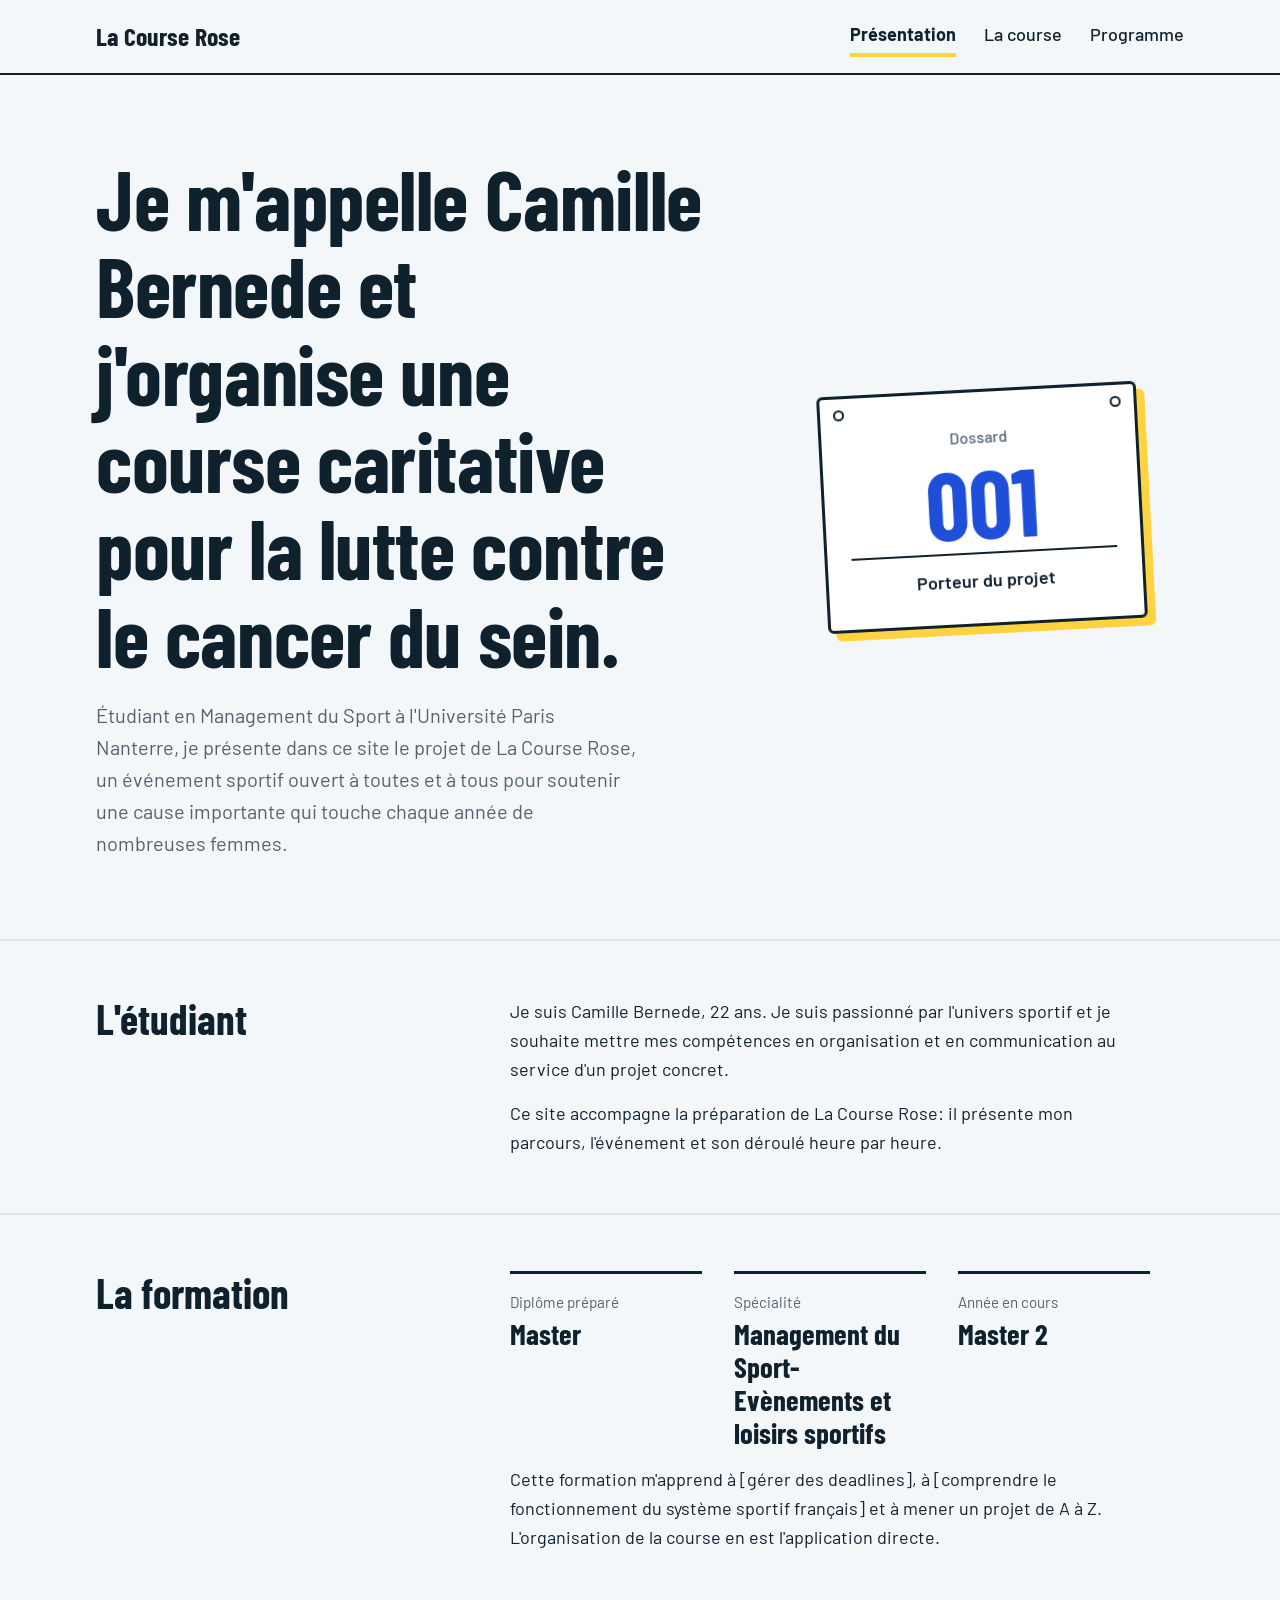
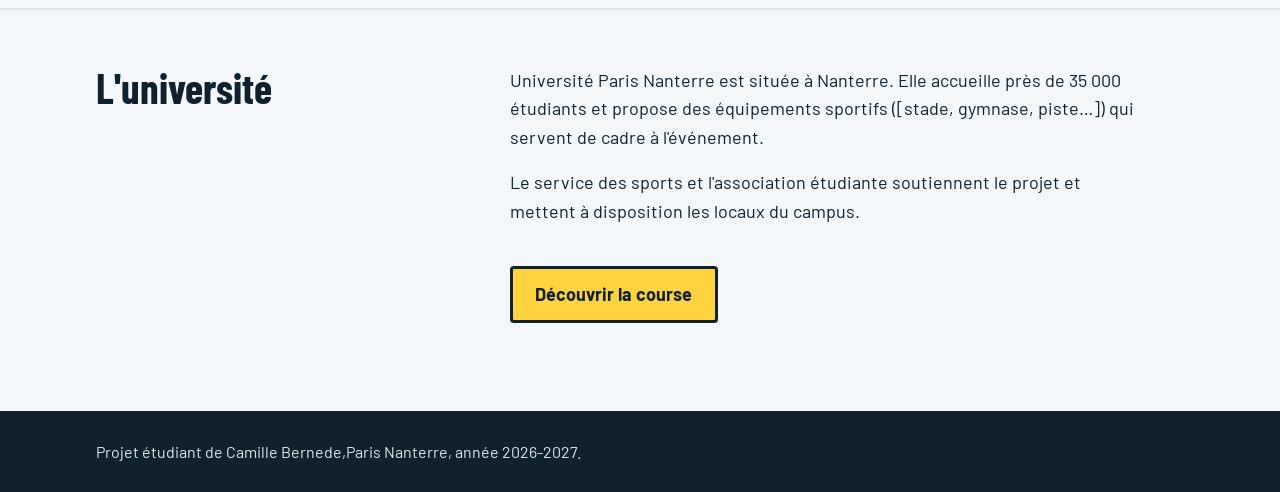
<file: index.html>
<!DOCTYPE html>
<html lang="fr">
<head>
  <meta charset="UTF-8">
  <meta name="viewport" content="width=device-width, initial-scale=1">
  <title>Présentation – La Course Rose</title>
  <meta name="description" content="Présentation de l'étudiant, de sa formation et de son université, porteur du projet Course du Campus.">
  <link rel="preconnect" href="https://fonts.googleapis.com">
  <link rel="preconnect" href="https://fonts.gstatic.com" crossorigin>
  <link href="https://fonts.googleapis.com/css2?family=Barlow:wght@400;500;700&family=Barlow+Condensed:wght@700&display=swap" rel="stylesheet">
  <link rel="stylesheet" href="style.css">
</head>
<body>

  <header class="entete">
    <div class="conteneur">
      <a class="logo" href="index.html">La Course Rose</a>
      <nav aria-label="Navigation principale">
        <ul class="menu">
          <li><a href="index.html" aria-current="page">Présentation</a></li>
          <li><a href="course.html">La course</a></li>
          <li><a href="programme.html">Programme</a></li>
        </ul>
      </nav>
    </div>
  </header>

  <main>
    <section class="ouverture">
      <div class="conteneur">
        <div>
          <h1>Je m'appelle Camille Bernede et j'organise une course caritative pour la lutte contre le cancer du sein.</h1>
          <p class="chapeau">
            Étudiant en Management du Sport à l'Université Paris Nanterre,
            je présente dans ce site le projet de La Course Rose,
            un événement sportif ouvert à toutes et à tous pour soutenir une cause importante qui touche chaque année de nombreuses femmes.
          </p>
        </div>
        <div class="dossard" aria-hidden="true">
          <p class="dossard-nom">Dossard</p>
          <span class="dossard-chiffre">001</span>
          <p class="dossard-precision">Porteur du projet</p>
        </div>
      </div>
    </section>

    <section class="section" id="etudiant">
      <div class="conteneur">
        <h2>L'étudiant</h2>
        <div class="texte">
          <p>
            Je suis Camille Bernede, 22 ans. Je suis passionné par l'univers sportif
            et je souhaite mettre mes compétences en organisation et en communication
            au service d'un projet concret.
          </p>
          <p>
            Ce site accompagne la préparation de La Course Rose:
            il présente mon parcours, l'événement et son déroulé heure par heure.
          </p>
        </div>
      </div>
    </section>

    <section class="section" id="formation">
      <div class="conteneur">
        <h2>La formation</h2>
        <div class="texte">
          <dl class="infos">
            <div>
              <dt>Diplôme préparé</dt>
              <dd>Master</dd>
            </div>
            <div>
              <dt>Spécialité</dt>
              <dd>Management du Sport- Evènements et loisirs sportifs</dd>
            </div>
            <div>
              <dt>Année en cours</dt>
              <dd>Master 2</dd>
            </div>
          </dl>
          <p>
            Cette formation m'apprend à [gérer des deadlines], à [comprendre le fonctionnement du système sportif français]
            et à mener un projet de A à Z. L'organisation de la course
            en est l'application directe.
          </p>
        </div>
      </div>
    </section>

    <section class="section" id="universite">
      <div class="conteneur">
        <h2>L'université</h2>
        <div class="texte">
          <p>
            Université Paris Nanterre est située à Nanterre. Elle accueille
            près de 35 000 étudiants et propose des équipements sportifs
            ([stade, gymnase, piste…]) qui servent de cadre à l'événement.
          </p>
          <p>
            Le service des sports et l'association étudiante soutiennent
            le projet et mettent à disposition les locaux du campus.
          </p>
          <a class="bouton" href="course.html">Découvrir la course</a>
        </div>
      </div>
    </section>
  </main>

  <footer class="pied">
    <div class="conteneur">
      <p>Projet étudiant de Camille Bernede,Paris Nanterre, année 2026-2027.</p>
    </div>
  </footer>

</body>
</html>
</file>
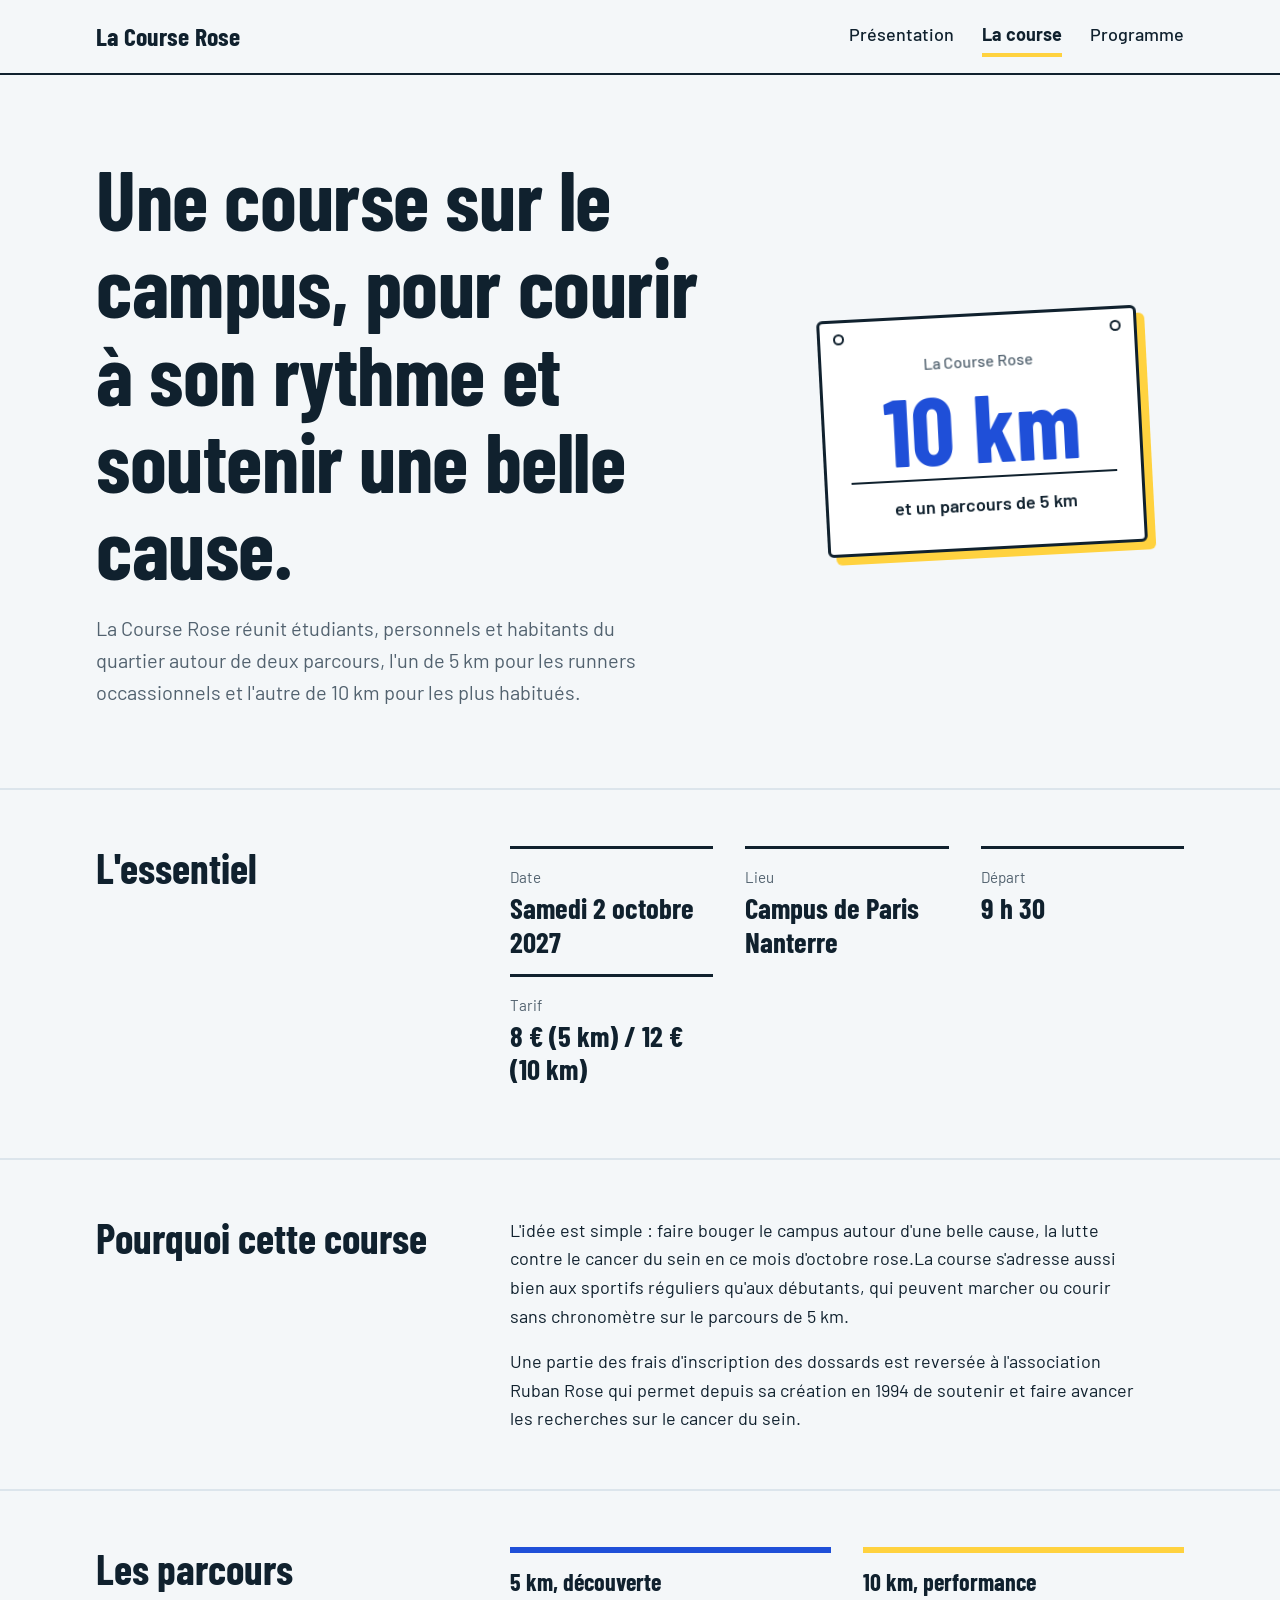
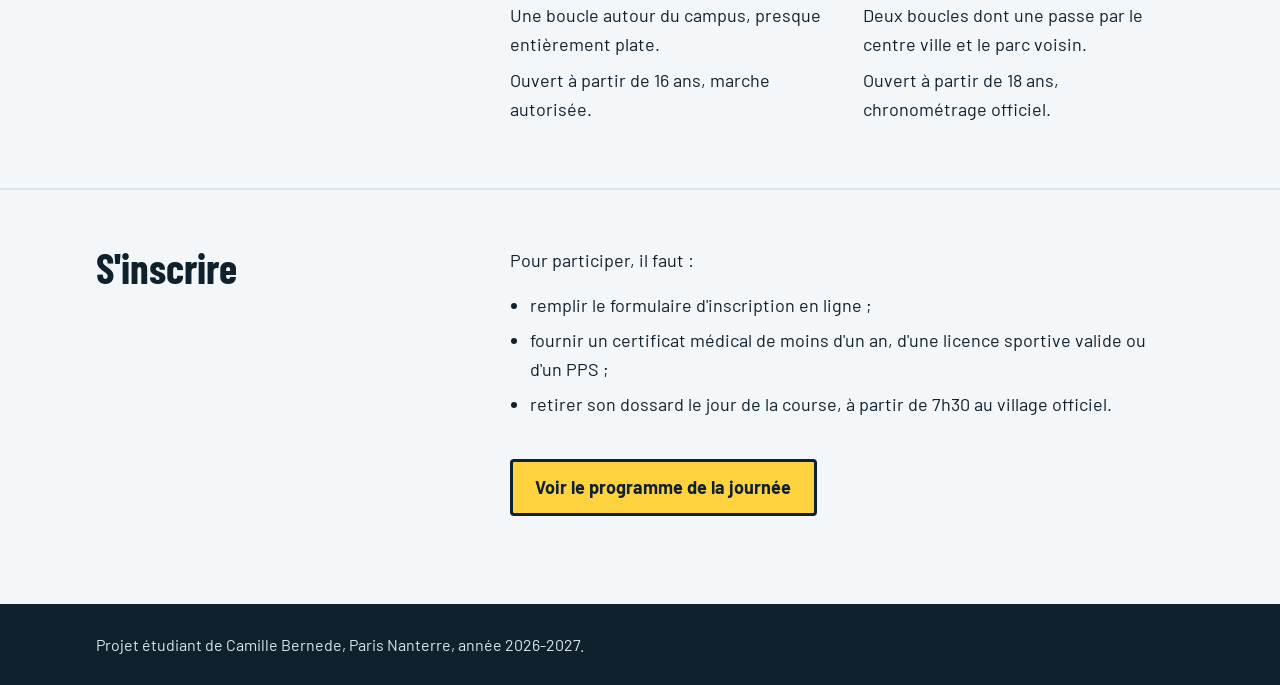
<file: course.html>
<!DOCTYPE html>
<html lang="fr">
<head>
  <meta charset="UTF-8">
  <meta name="viewport" content="width=device-width, initial-scale=1">
  <title>La course – La Course Rose</title>
  <meta name="description" content="Description de la Course du Campus : date, lieu, parcours de 5 et 10 km, inscriptions.">
  <link rel="preconnect" href="https://fonts.googleapis.com">
  <link rel="preconnect" href="https://fonts.gstatic.com" crossorigin>
  <link href="https://fonts.googleapis.com/css2?family=Barlow:wght@400;500;700&family=Barlow+Condensed:wght@700&display=swap" rel="stylesheet">
  <link rel="stylesheet" href="style.css">
</head>
<body>

  <header class="entete">
    <div class="conteneur">
      <a class="logo" href="index.html">La Course Rose</a>
      <nav aria-label="Navigation principale">
        <ul class="menu">
          <li><a href="index.html">Présentation</a></li>
          <li><a href="course.html" aria-current="page">La course</a></li>
          <li><a href="programme.html">Programme</a></li>
        </ul>
      </nav>
    </div>
  </header>

  <main>
    <section class="ouverture">
      <div class="conteneur">
        <div>
          <h1>Une course sur le campus, pour courir à son rythme et soutenir une belle cause.</h1>
          <p class="chapeau">
            La Course Rose réunit étudiants, personnels et habitants du quartier
            autour de deux parcours, l'un de 5 km pour les runners occassionnels et l'autre de 10 km pour les plus habitués.
          </p>
        </div>
        <div class="dossard" aria-hidden="true">
          <p class="dossard-nom">La Course Rose</p>
          <span class="dossard-chiffre">10 km</span>
          <p class="dossard-precision">et un parcours de 5 km</p>
        </div>
      </div>
    </section>

    <section class="section" id="infos">
      <div class="conteneur">
        <h2>L'essentiel</h2>
        <dl class="infos">
          <div>
            <dt>Date</dt>
            <dd>Samedi 2 octobre 2027</dd>
          </div>
          <div>
            <dt>Lieu</dt>
            <dd>Campus de Paris Nanterre</dd>
          </div>
          <div>
            <dt>Départ</dt>
            <dd>9 h 30</dd>
          </div>
          <div>
            <dt>Tarif</dt>
            <dd>8 € (5 km) / 12 € (10 km)</dd>
          </div>
        </dl>
      </div>
    </section>

    <section class="section" id="objectif">
      <div class="conteneur">
        <h2>Pourquoi cette course</h2>
        <div class="texte">
          <p>
            L'idée est simple : faire bouger le campus autour d'une belle cause, la lutte contre le cancer du sein en ce mois d'octobre rose.La course s'adresse aussi bien aux sportifs réguliers qu'aux débutants, qui peuvent
            marcher ou courir sans chronomètre sur le parcours de 5 km.
          </p>
          <p>
            Une partie des frais d'inscription des dossards est reversée à l'association Ruban Rose qui permet depuis sa création en 1994 de soutenir et faire avancer les recherches sur le cancer du sein.
          </p>
        </div>
      </div>
    </section>

    <section class="section" id="parcours">
      <div class="conteneur">
        <h2>Les parcours</h2>
        <div class="parcours">
          <div>
            <h3>5 km, découverte</h3>
            <p>Une boucle autour du campus, presque entièrement plate.</p>
            <p>Ouvert à partir de 16 ans, marche autorisée.</p>
          </div>
          <div>
            <h3>10 km, performance</h3>
            <p>Deux boucles dont une passe par le centre ville et le parc voisin.</p>
            <p>Ouvert à partir de 18 ans, chronométrage officiel.</p>
          </div>
        </div>
      </div>
    </section>

    <section class="section" id="inscription">
      <div class="conteneur">
        <h2>S'inscrire</h2>
        <div class="texte">
          <p>Pour participer, il faut :</p>
          <ul>
            <li>remplir le formulaire d'inscription en ligne ;</li>
            <li>fournir un certificat médical de moins d'un an, d'une licence sportive valide ou d'un PPS ;</li>
            <li>retirer son dossard le jour de la course, à partir de 7h30 au village officiel.</li>
          </ul>
          <a class="bouton" href="programme.html">Voir le programme de la journée</a>
        </div>
      </div>
    </section>
  </main>

  <footer class="pied">
    <div class="conteneur">
      <p>Projet étudiant de Camille Bernede, Paris Nanterre, année 2026-2027.</p>
    </div>
  </footer>

</body>
</html>
</file>
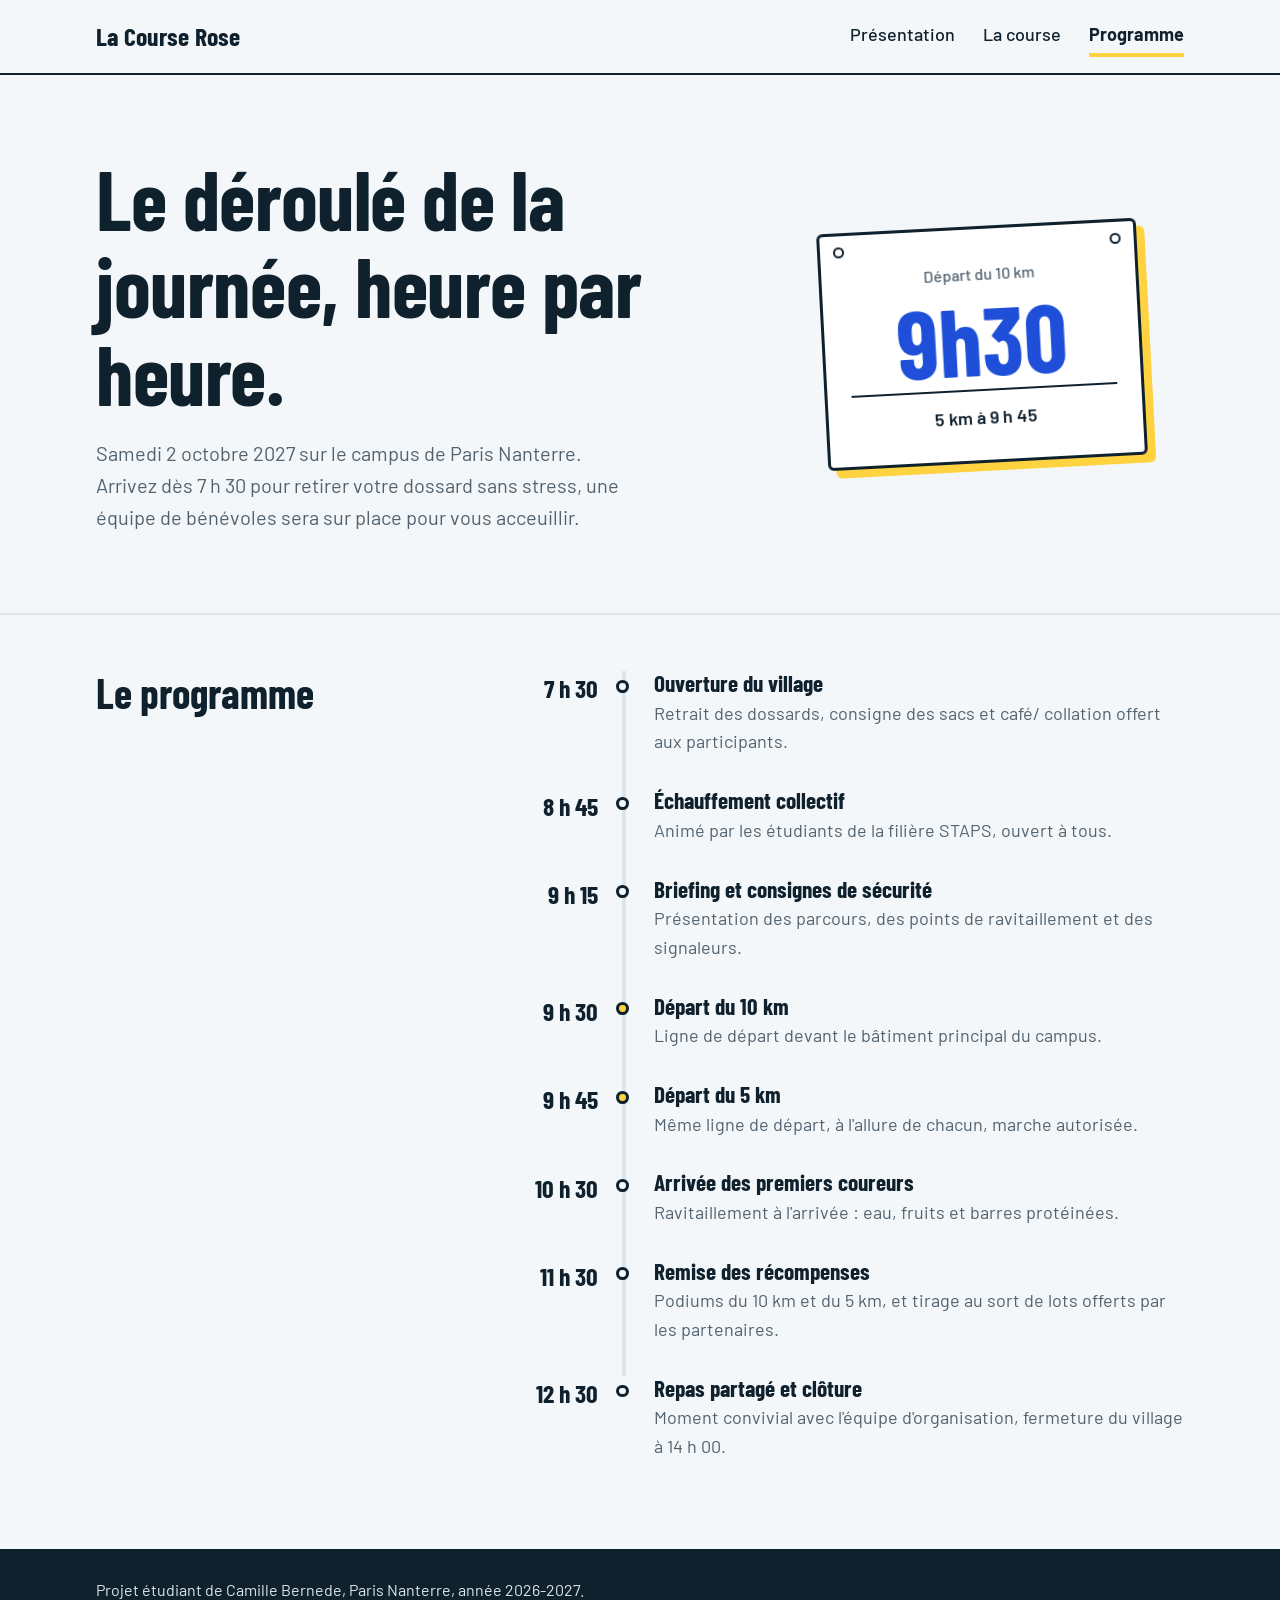
<file: programme.html>
<!DOCTYPE html>
<html lang="fr">
<head>
  <meta charset="UTF-8">
  <meta name="viewport" content="width=device-width, initial-scale=1">
  <title>Programme – La Course Rose</title>
  <meta name="description" content="Déroulé heure par heure de la Course du Campus, du retrait des dossards à la remise des récompenses.">
  <link rel="preconnect" href="https://fonts.googleapis.com">
  <link rel="preconnect" href="https://fonts.gstatic.com" crossorigin>
  <link href="https://fonts.googleapis.com/css2?family=Barlow:wght@400;500;700&family=Barlow+Condensed:wght@700&display=swap" rel="stylesheet">
  <link rel="stylesheet" href="style.css">
</head>
<body>

  <header class="entete">
    <div class="conteneur">
      <a class="logo" href="index.html">La Course Rose</a>
      <nav aria-label="Navigation principale">
        <ul class="menu">
          <li><a href="index.html">Présentation</a></li>
          <li><a href="course.html">La course</a></li>
          <li><a href="programme.html" aria-current="page">Programme</a></li>
        </ul>
      </nav>
    </div>
  </header>

  <main>
    <section class="ouverture">
      <div class="conteneur">
        <div>
          <h1>Le déroulé de la journée, heure par heure.</h1>
          <p class="chapeau">
            Samedi 2 octobre 2027 sur le campus de Paris Nanterre.
            Arrivez dès 7 h 30 pour retirer votre dossard sans stress, une équipe de bénévoles sera sur place pour vous acceuillir.
          </p>
        </div>
        <div class="dossard" aria-hidden="true">
          <p class="dossard-nom">Départ du 10 km</p>
          <span class="dossard-chiffre">9h30</span>
          <p class="dossard-precision">5 km à 9 h 45</p>
        </div>
      </div>
    </section>

    <section class="section" id="deroule">
      <div class="conteneur">
        <h2>Le programme</h2>
        <ol class="deroule">
          <li>
            <span class="heure">7 h 30</span>
            <div class="etape">
              <h3>Ouverture du village</h3>
              <p>Retrait des dossards, consigne des sacs et café/ collation offert aux participants.</p>
            </div>
          </li>
          <li>
            <span class="heure">8 h 45</span>
            <div class="etape">
              <h3>Échauffement collectif</h3>
              <p>Animé par les étudiants de la filière STAPS, ouvert à tous.</p>
            </div>
          </li>
          <li>
            <span class="heure">9 h 15</span>
            <div class="etape">
              <h3>Briefing et consignes de sécurité</h3>
              <p>Présentation des parcours, des points de ravitaillement et des signaleurs.</p>
            </div>
          </li>
          <li class="depart">
            <span class="heure">9 h 30</span>
            <div class="etape">
              <h3>Départ du 10 km</h3>
              <p>Ligne de départ devant le bâtiment principal du campus.</p>
            </div>
          </li>
          <li class="depart">
            <span class="heure">9 h 45</span>
            <div class="etape">
              <h3>Départ du 5 km</h3>
              <p>Même ligne de départ, à l'allure de chacun, marche autorisée.</p>
            </div>
          </li>
          <li>
            <span class="heure">10 h 30</span>
            <div class="etape">
              <h3>Arrivée des premiers coureurs</h3>
              <p>Ravitaillement à l'arrivée : eau, fruits et barres protéinées.</p>
            </div>
          </li>
          <li>
            <span class="heure">11 h 30</span>
            <div class="etape">
              <h3>Remise des récompenses</h3>
              <p>Podiums du 10 km et du 5 km, et tirage au sort de lots offerts par les partenaires.</p>
            </div>
          </li>
          <li>
            <span class="heure">12 h 30</span>
            <div class="etape">
              <h3>Repas partagé et clôture</h3>
              <p>Moment convivial avec l'équipe d'organisation, fermeture du village à 14 h 00.</p>
            </div>
          </li>
        </ol>
      </div>
    </section>
  </main>

  <footer class="pied">
    <div class="conteneur">
      <p>Projet étudiant de Camille Bernede, Paris Nanterre, année 2026-2027.</p>
    </div>
  </footer>

</body>
</html>
</file>
<file: style.css>
/* ==========================================================
   Course du Campus – feuille de style commune
   Palette : encre, papier, cobalt, jaune dossard, brume
   Polices : Barlow Condensed (titres) + Barlow (texte)
   ========================================================== */

:root {
  --encre: #10212e;
  --papier: #f4f7f9;
  --cobalt: #1f4fd8;
  --dossard: #ffd23f;
  --brume: #dce5ec;
  --ardoise: #52626f;

  --titres: "Barlow Condensed", "Arial Narrow", Arial, sans-serif;
  --texte: "Barlow", "Helvetica Neue", Arial, sans-serif;

  --largeur: 68rem;
}

*,
*::before,
*::after {
  box-sizing: border-box;
}

html {
  scroll-behavior: smooth;
}

body {
  margin: 0;
  background: var(--papier);
  color: var(--encre);
  font-family: var(--texte);
  font-size: 1.125rem;
  line-height: 1.6;
}

img {
  max-width: 100%;
  height: auto;
}

a {
  color: var(--cobalt);
  text-underline-offset: 0.2em;
}

a:hover {
  color: var(--encre);
}

:focus-visible {
  outline: 3px solid var(--cobalt);
  outline-offset: 3px;
}

.conteneur {
  width: min(100% - 2.5rem, var(--largeur));
  margin-inline: auto;
}

/* ---------- En-tête et navigation ---------- */

.entete {
  border-bottom: 2px solid var(--encre);
  background: var(--papier);
}

.entete .conteneur {
  display: flex;
  flex-wrap: wrap;
  align-items: center;
  justify-content: space-between;
  gap: 0.75rem 2rem;
  padding-block: 1rem;
}

.logo {
  font-family: var(--titres);
  font-size: 1.6rem;
  font-weight: 700;
  letter-spacing: 0.01em;
  color: var(--encre);
  text-decoration: none;
}

.menu {
  display: flex;
  flex-wrap: wrap;
  gap: 0.25rem 1.75rem;
  margin: 0;
  padding: 0;
  list-style: none;
}

.menu a {
  display: inline-block;
  padding-block: 0.25rem;
  border-bottom: 4px solid transparent;
  color: var(--encre);
  font-weight: 500;
  text-decoration: none;
}

.menu a:hover {
  border-bottom-color: var(--brume);
}

.menu a[aria-current="page"] {
  border-bottom-color: var(--dossard);
  font-weight: 700;
}

/* ---------- Bandeau d'ouverture et dossard ---------- */

.ouverture {
  padding-block: clamp(2.5rem, 7vw, 5rem);
}

.ouverture .conteneur {
  display: grid;
  grid-template-columns: minmax(0, 1.5fr) minmax(0, 1fr);
  gap: clamp(2rem, 6vw, 5rem);
  align-items: center;
}

h1,
h2,
h3 {
  font-family: var(--titres);
  font-weight: 700;
  line-height: 1.05;
  margin: 0;
}

h1 {
  font-size: clamp(2.8rem, 7vw, 5.2rem);
  letter-spacing: -0.005em;
}

h2 {
  font-size: clamp(1.9rem, 4vw, 2.6rem);
  margin-bottom: 1rem;
}

h3 {
  font-size: 1.5rem;
  margin-bottom: 0.4rem;
}

.chapeau {
  max-width: 34rem;
  margin: 1.25rem 0 0;
  font-size: 1.25rem;
  color: var(--ardoise);
}

.dossard {
  position: relative;
  justify-self: center;
  width: min(100%, 20rem);
  padding: 2rem 1.5rem 1.75rem;
  border: 3px solid var(--encre);
  border-radius: 6px;
  background: #fff;
  box-shadow: 8px 8px 0 var(--dossard);
  text-align: center;
  transform: rotate(-3deg);
  animation: pose 0.7s ease-out both;
}

/* les quatre trous d'épingle du dossard */
.dossard::before,
.dossard::after {
  content: "";
  position: absolute;
  top: 0.7rem;
  width: 0.7rem;
  height: 0.7rem;
  border: 2px solid var(--encre);
  border-radius: 50%;
}

.dossard::before {
  left: 0.8rem;
}

.dossard::after {
  right: 0.8rem;
}

.dossard-nom {
  margin: 0;
  font-size: 1rem;
  font-weight: 500;
  color: var(--ardoise);
}

.dossard-chiffre {
  display: block;
  margin: 0.2rem 0;
  font-family: var(--titres);
  font-size: clamp(4rem, 10vw, 6rem);
  font-weight: 700;
  line-height: 1;
  color: var(--cobalt);
}

.dossard-precision {
  margin: 0;
  padding-top: 0.75rem;
  border-top: 2px solid var(--encre);
  font-weight: 600;
}

@keyframes pose {
  from {
    opacity: 0;
    transform: translateY(-1.5rem) rotate(4deg);
  }
  to {
    opacity: 1;
    transform: rotate(-3deg);
  }
}

/* ---------- Sections de contenu ---------- */

.section {
  padding-block: clamp(2rem, 5vw, 3.5rem);
  border-top: 2px solid var(--brume);
}

.section .conteneur {
  display: grid;
  grid-template-columns: minmax(0, 1fr) minmax(0, 2fr);
  gap: 1.5rem clamp(2rem, 6vw, 5rem);
}

.section h2 {
  margin-bottom: 0;
}

.texte {
  max-width: 40rem;
}

.texte p {
  margin: 0 0 1rem;
}

.texte p:last-child {
  margin-bottom: 0;
}

.texte ul {
  margin: 0 0 1rem;
  padding-left: 1.25rem;
}

.texte li {
  margin-bottom: 0.4rem;
}

/* Informations clés : liste de définitions séparée par des filets */

.infos {
  display: grid;
  grid-template-columns: repeat(auto-fit, minmax(11rem, 1fr));
  gap: 0 2rem;
  margin: 0;
}

.infos div {
  padding-block: 1rem;
  border-top: 3px solid var(--encre);
}

.infos dt {
  font-size: 0.95rem;
  color: var(--ardoise);
}

.infos dd {
  margin: 0.15rem 0 0;
  font-family: var(--titres);
  font-size: 1.8rem;
  font-weight: 700;
  line-height: 1.15;
}

/* Deux parcours côte à côte (page de la course) */

.parcours {
  display: grid;
  grid-template-columns: repeat(auto-fit, minmax(15rem, 1fr));
  gap: 2rem;
}

.parcours > div {
  padding-top: 1rem;
  border-top: 6px solid var(--cobalt);
}

.parcours > div + div {
  border-top-color: var(--dossard);
}

.parcours p {
  margin: 0 0 0.5rem;
}

/* ---------- Déroulé de la journée ---------- */

.deroule {
  margin: 0;
  padding: 0;
  list-style: none;
}

.deroule li {
  display: grid;
  grid-template-columns: 5.5rem minmax(0, 1fr);
  gap: 0 1.5rem;
}

.deroule .heure {
  padding-top: 0.15rem;
  font-family: var(--titres);
  font-size: 1.6rem;
  font-weight: 700;
  line-height: 1.2;
  text-align: right;
}

.deroule .etape {
  position: relative;
  padding: 0 0 2rem 1.75rem;
  border-left: 4px solid var(--brume);
}

.deroule li:last-child .etape {
  padding-bottom: 0;
  border-left-color: transparent;
}

.deroule .etape::before {
  content: "";
  position: absolute;
  top: 0.55rem;
  left: -0.6rem;
  width: 0.8rem;
  height: 0.8rem;
  border: 3px solid var(--encre);
  border-radius: 50%;
  background: var(--papier);
}

.deroule .depart .etape::before {
  background: var(--dossard);
}

.deroule .etape h3 {
  margin-bottom: 0.2rem;
  font-size: 1.45rem;
}

.deroule .etape p {
  max-width: 34rem;
  margin: 0;
  color: var(--ardoise);
}

/* ---------- Bouton et pied de page ---------- */

.bouton {
  display: inline-block;
  margin-top: 1.5rem;
  padding: 0.7rem 1.4rem;
  border: 3px solid var(--encre);
  border-radius: 4px;
  background: var(--dossard);
  color: var(--encre);
  font-weight: 700;
  text-decoration: none;
}

.bouton:hover {
  background: var(--encre);
  color: var(--papier);
}

.pied {
  margin-top: 2rem;
  padding-block: 1.75rem;
  background: var(--encre);
  color: var(--brume);
  font-size: 1rem;
}

.pied p {
  margin: 0;
}

/* ---------- Adaptation aux petits écrans ---------- */

@media (max-width: 52rem) {
  .ouverture .conteneur,
  .section .conteneur {
    grid-template-columns: minmax(0, 1fr);
  }

  .dossard {
    justify-self: start;
    width: min(100%, 17rem);
  }
}

@media (max-width: 30rem) {
  body {
    font-size: 1.0625rem;
  }

  .deroule li {
    grid-template-columns: 4rem minmax(0, 1fr);
    gap: 0 1rem;
  }

  .deroule .heure {
    font-size: 1.3rem;
  }
}

@media (prefers-reduced-motion: reduce) {
  html {
    scroll-behavior: auto;
  }

  .dossard {
    animation: none;
  }
}
</file>
